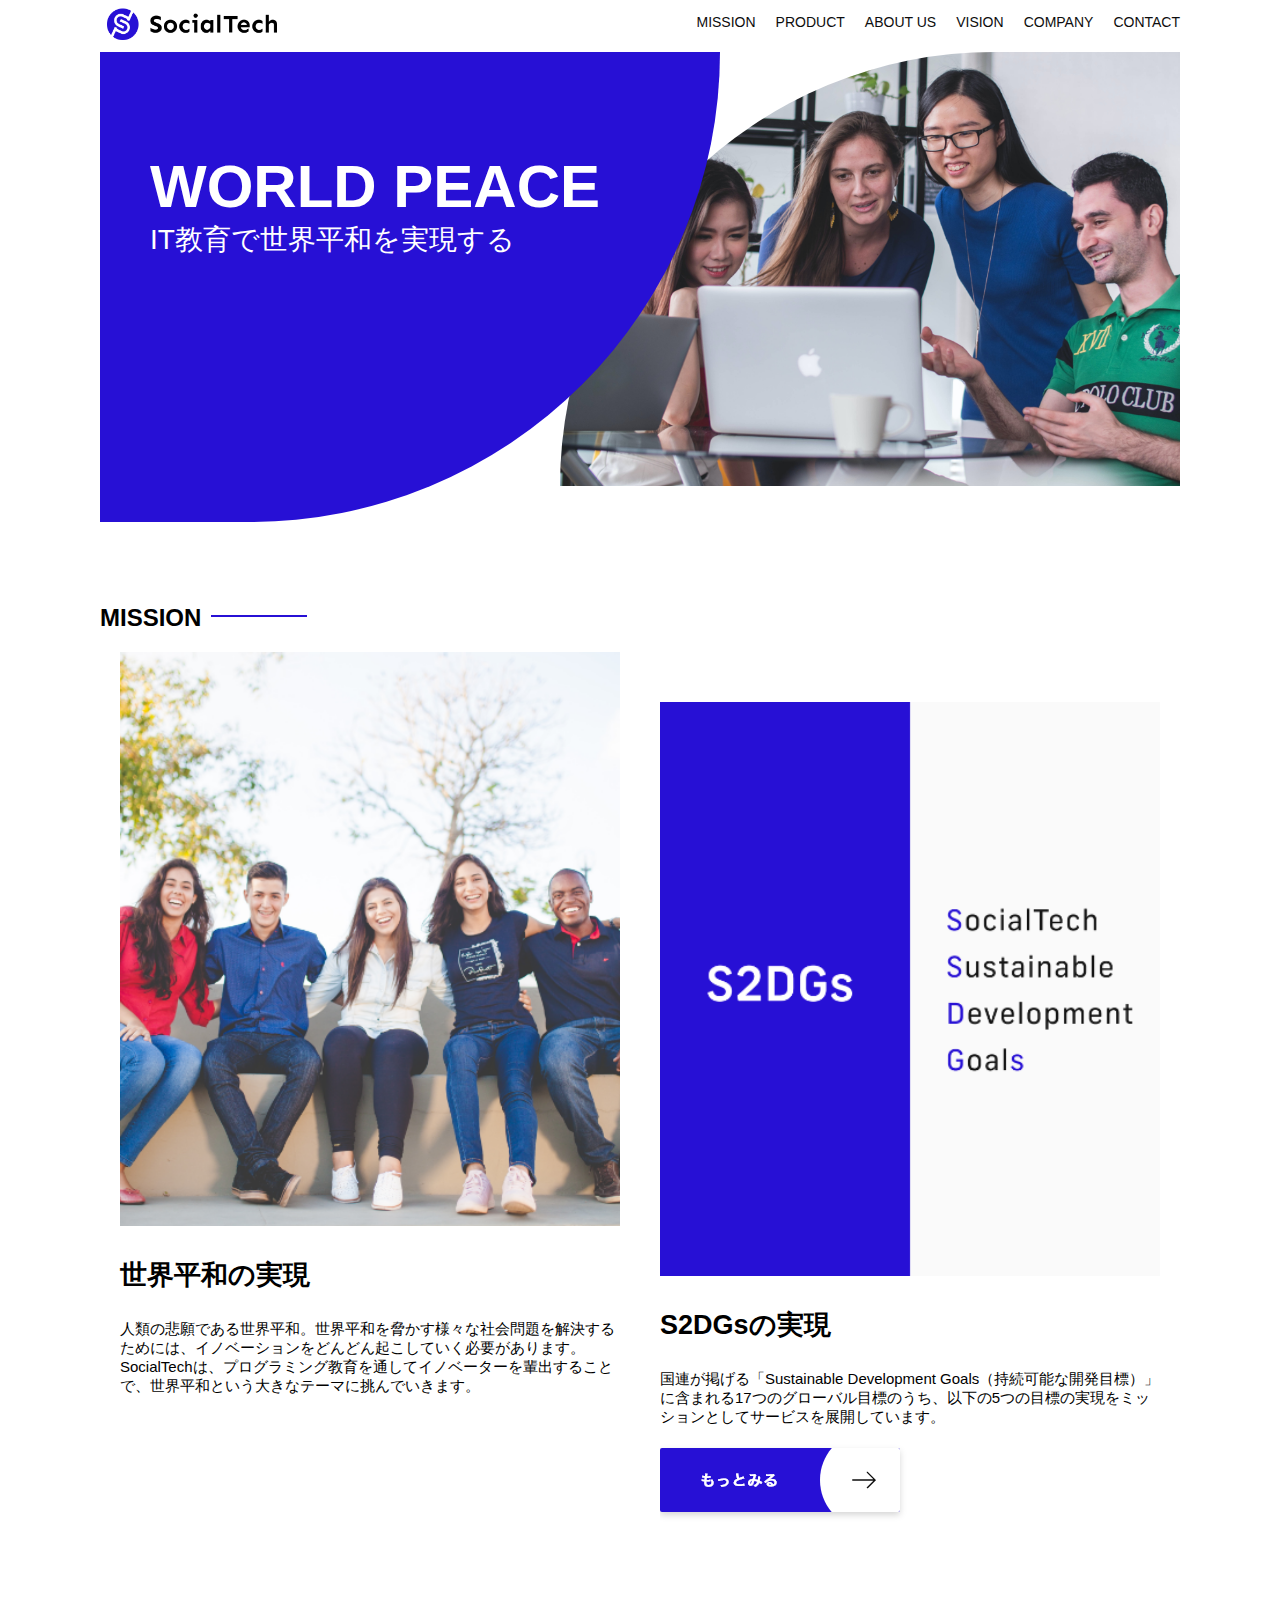
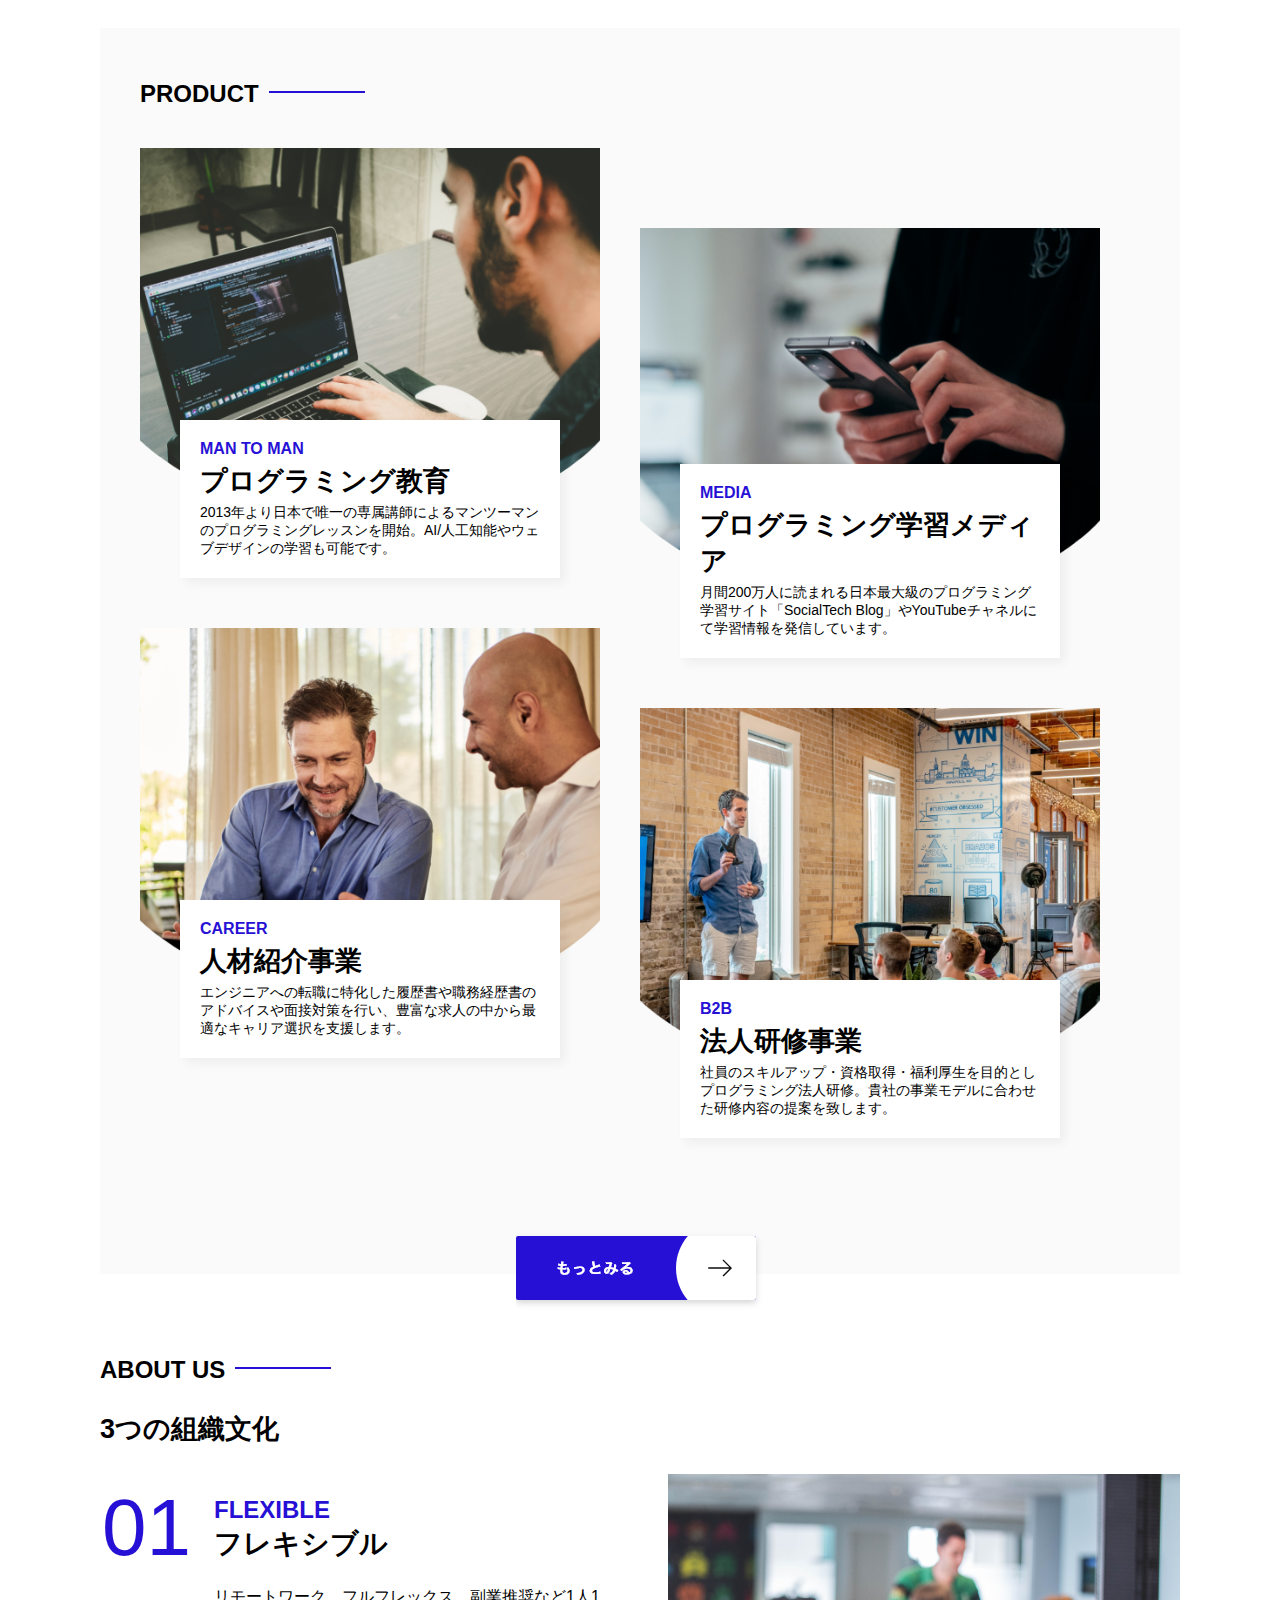
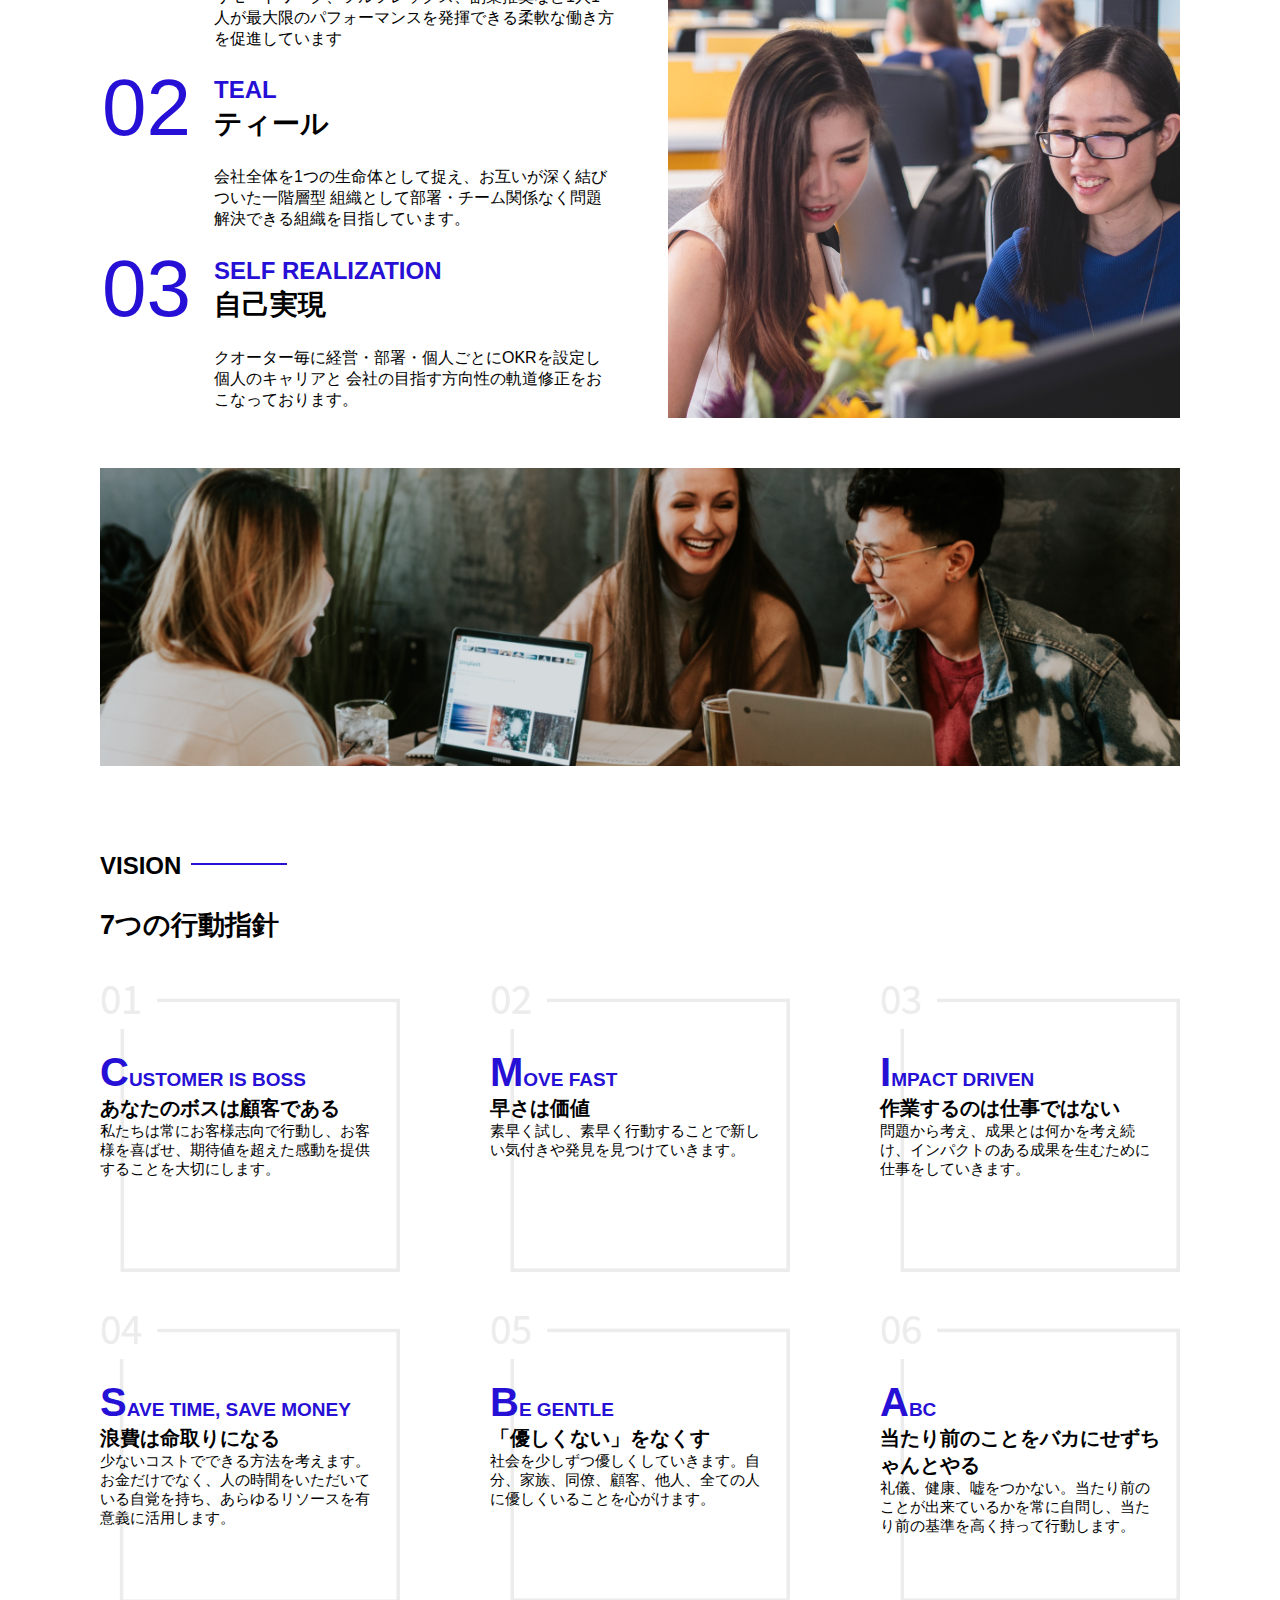
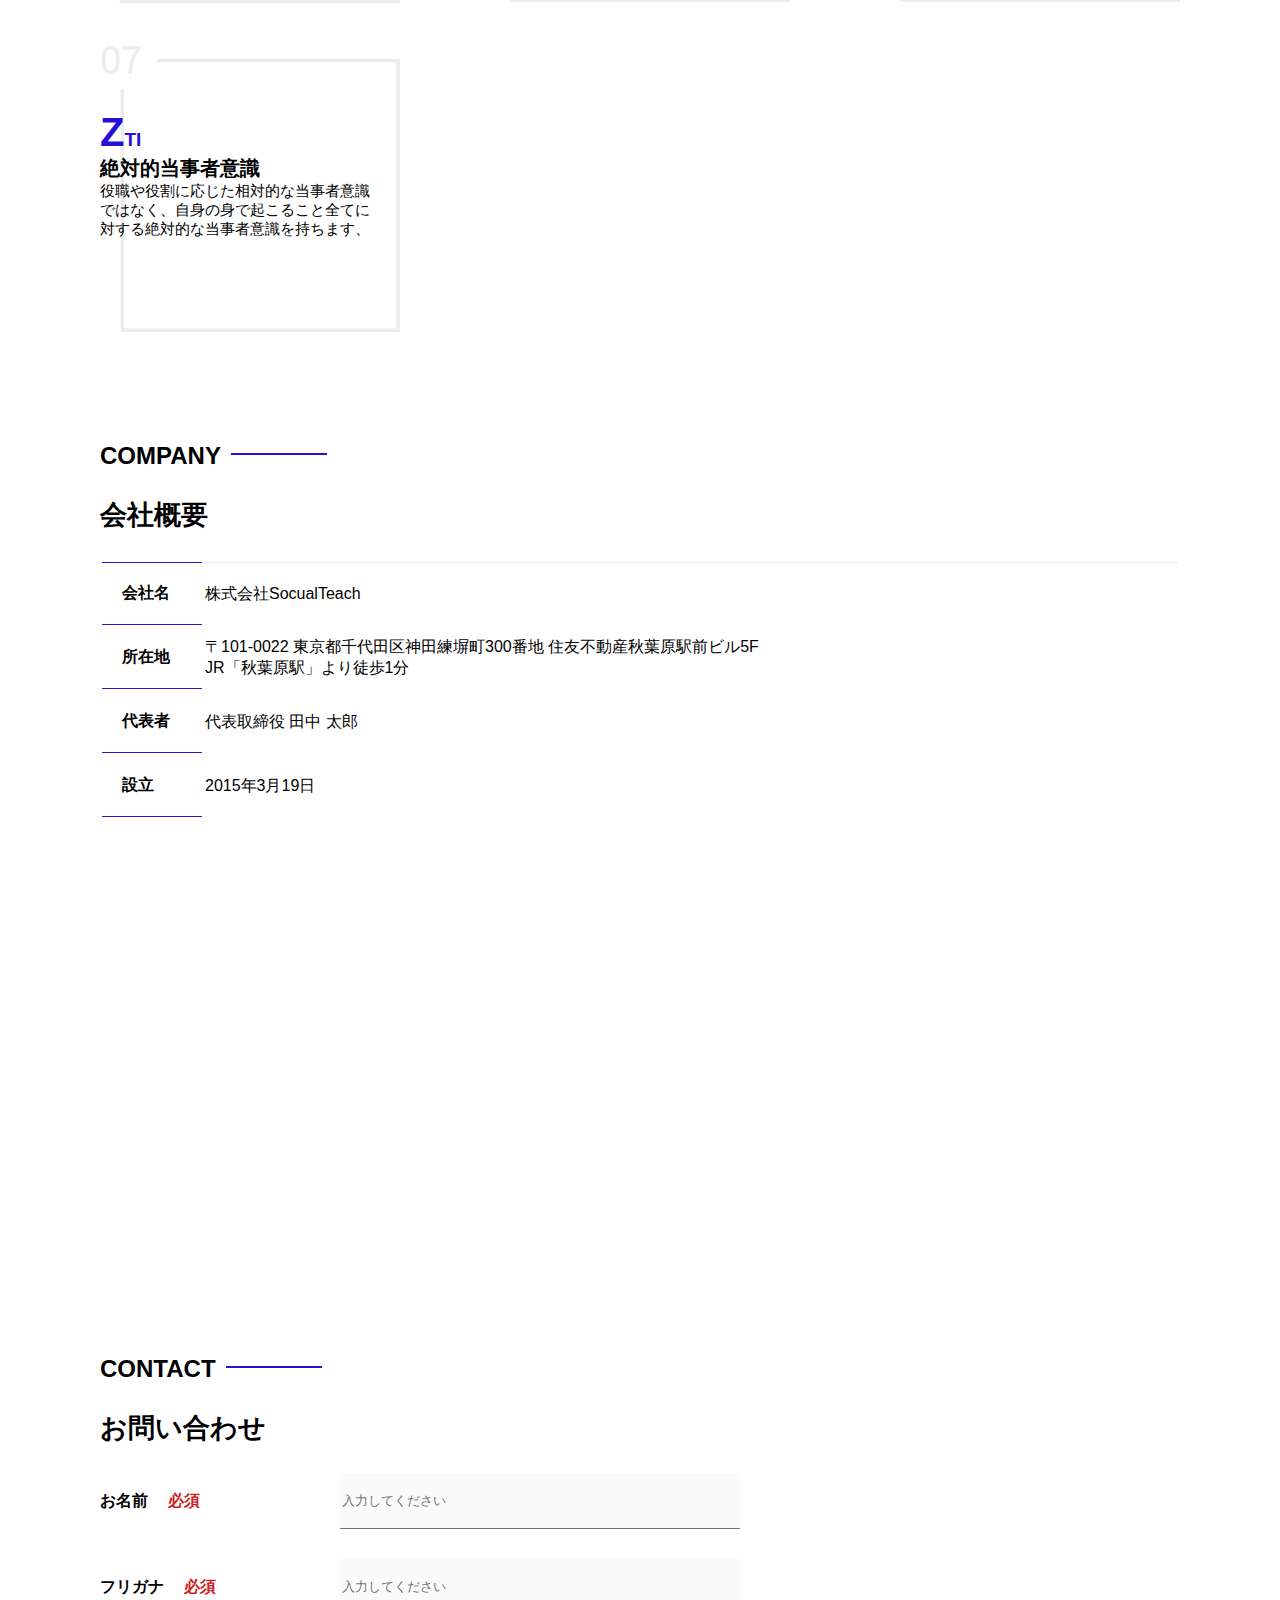
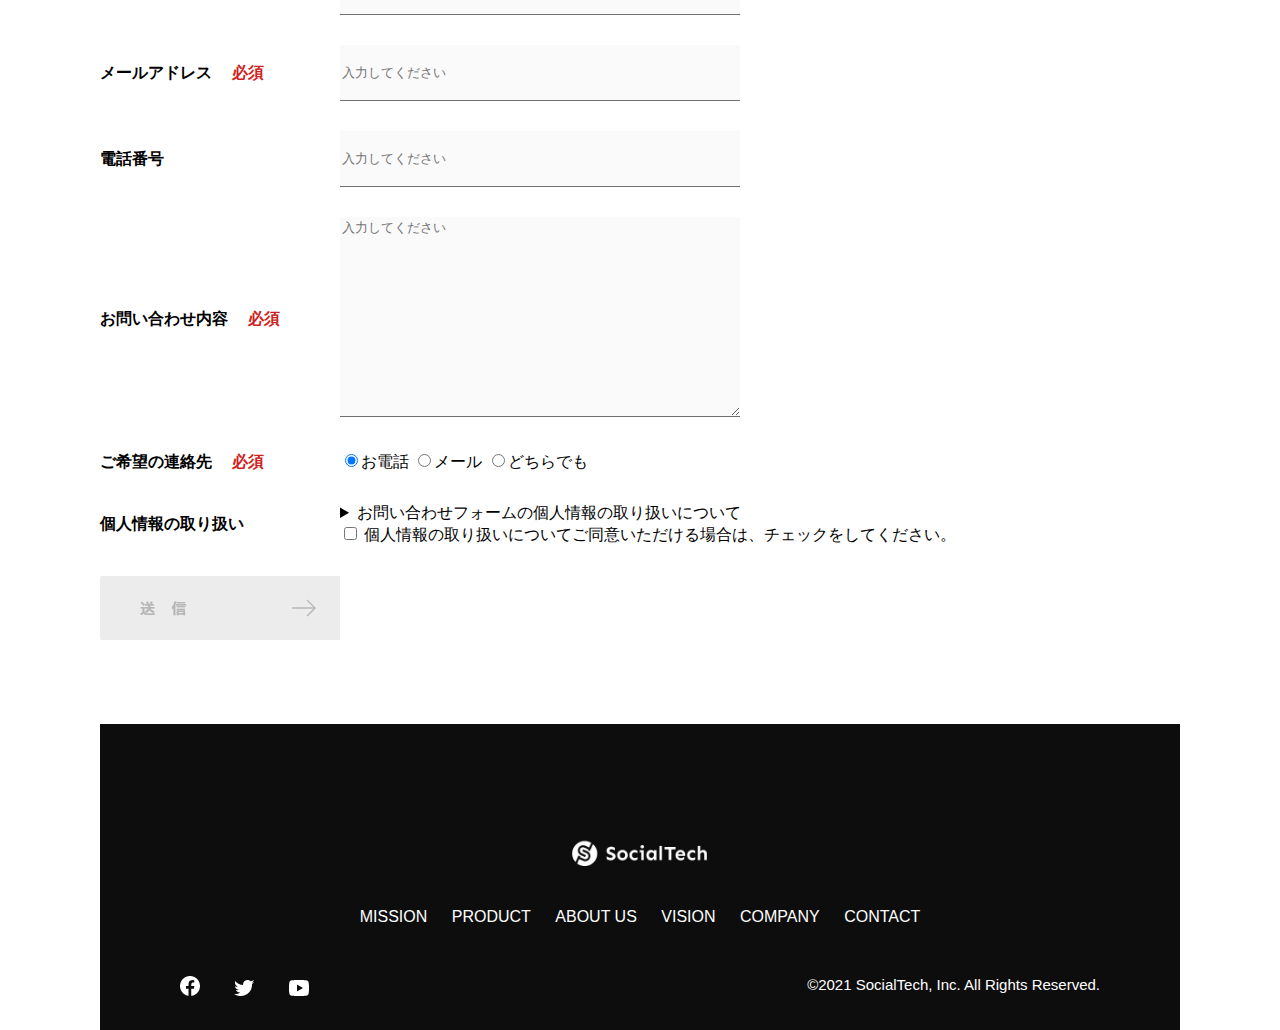
<file: index.html>
<!DOCTYPE html>
<html>
  <head>
    <title>SocialTech</title>
    <meta charset="UTF-8">
    <meta name="description" content="SocialTechはEdTech業界のリーディングカンパニーを目指します。">
    <meta name="viewport" content="width=device-width, initial-scale=1.0">
    <link rel="stylesheet" href="style.css/style.css">
  </head>


  <body>
    <header>
      <a href="index.html" id="logo">
        <img src="images/logo.png" alt="トップページに戻る">
      </a>
      <nav id="nav-pc">
        <ul>
          <li><a href="mission.html">MISSION</a></li>
          <li><a href="product.html">PRODUCT</a></li>
          <li><a href="index.html#aboutus">ABOUT US</a></li>
          <li><a href="index.html#vision">VISION</a></li>
          <li><a href="index.html#compay">COMPANY</a></li>
          <li><a href="index.html#content">CONTACT</a></li>
        </ul>
      </nav>

      <!--スマホ用メニューボタン-->
      <button id="menu-sp" onclick="document.getElementById('nav-sp').style.display = 'block'">
        <img  src="images/button-menu.png" alt="ナビゲーションを開く">
      </button>
       
      <div id="nav-sp">
        <button id="close" onclick="document.getElementById('nav-sp').style.display = 'none'">
          <img src="images/button-close.png" alt="ナビゲーションを閉じる">
        </button>

       <nav>
         <ul>
           <li>
             <a id="logo-sp" href="index.html" onclick="document.getElementById('nav-sp').style.display = 'none'"><img src="images/logo-sp.png" alt="トップページに戻る"></a>
           </li>
           <li><a class="menu" href="mission.html" onclick="document.getElementById('nav-sp').style.display = 'none'">MISSION</a></li>
           <li><a class="menu" href="product.html" onclick="document.getElementById('nav-sp').style.display = 'none'">PRODUCT</a></li>
           <li><a class="menu" href="index.html#aboutus" onclick="document.getElementById('nav-sp').style.display = 'none'">ABOUT US</a></li>
           <li><a class="menu" href="index.html#vision" onclick="document.getElementById('nav-sp').style.display = 'none'">VISION</a></li>
           <li><a class="menu" href="index.html#company" onclick="document.getElementById('nav-sp').style.display = 'none'">COMPANY</a></li>
           <li><a class="menu" href="index.html#contact" onclick="document.getElementById('nav-sp').style.display = 'none'">CONTACT</a></li>
         </ul>
       </nav>
       <div id="sns">
         <a href="https://www.facebook.com/sejuku2013">
           <img src="images/button-facebook.png" alt="Facebookのリンク">
         </a>
         <a href="https://twitter.com/samuraijuku">
           <img src="images/button-twitter.png" alt="Twitterのリンク">
         </a>
         <a href="https://www.youtube.com/channel/UCCFOQO5aDK0xXam4cUQXT8g">
           <img src="images/button-youtube.png" alt="YouTubeのリンク">
         </a>
       </div>
     </div>
    </header>


    <main>
      <article>
        <section id="main-visual">
          <div id="main-message">
            <h1>WORLD PEACE</h1>
            <p>IT教育で世界平和を実現する</p>
          </div>
          <img src="images/index/index-main.png" alt="PCのまあ割に集まる多国籍の仲間たち">
        </section>
        <section id="mission">
          <h2 class="index-h2">MISSION</h2>
          <div id="mission-flex">
            <div>
              <img id="mission-photo" src="images/index/index-mission.png" alt="屋外のベンチで写真を撮影する多国籍の仲間たち">
              <h3>世界平和の実現</h3>
              <p>
                人類の悲願である世界平和。世界平和を脅かす様々な社会問題を解決するためには、イノベーションをどんどん起こしていく必要があります。SocialTechは、プログラミング教育を通してイノベーターを輩出することで、世界平和という大きなテーマに挑んでいきます。
              </p>
            </div>
            <div>
              <img id="s2dgs" src="images/index/s2dgs.png" alt="S2DGs">
              <h3>S2DGsの実現</h3>
              <p>国連が掲げる「Sustainable Development Goals（持続可能な開発目標）」に含まれる17つのグローバル目標のうち、以下の5つの目標の実現をミッションとしてサービスを展開しています。</p>
              <a href="mission.html">
                <img src="images/button-more.png" alt="もっとみる">
              </a>
            </div>
          </div>
        </section>

        <section id="product">
          <h2 class="index-h2">PRODUCT</h2>
          <div class="product-flex">
            <div id="product-left">
              <div>
                <img class="product-photo" src="images/index/index-mantoman.png" alt="PCでコードを書く男性">
                <div class="product-explain">
                  <span>MAN TO MAN</span>
                  <h3>プログラミング教育</h3>
                  <p>2013年より日本で唯一の専属講師によるマンツーマンのプログラミングレッスンを開始。AI/人工知能やウェブデザインの学習も可能です。</p>
                </div>
              </div>
              <div>
                <img class="product-photo" src="images/index/index-career.png" alt="笑顔で話し合う2人の男性">
                <div class="product-explain">
                   <span>CAREER</span>
                   <h3>人材紹介事業</h3>
                   <p>エンジニアへの転職に特化した履歴書や職務経歴書のアドバイスや面接対策を行い、豊富な求人の中から最適なキャリア選択を支援します。</p>
                </div>
              </div>
            </div>

            <div id="product-right">
              <div>
                <img class="product-photo" src="images/index/index-media.png" alt="スマートフォンを操作する人">
                <div class="product-explain">
                  <span>MEDIA</span>
                  <h3>プログラミング学習メディア</h3>
                  <p>月間200万人に読まれる日本最大級のプログラミング学習サイト「SocialTech Blog」やYouTubeチャネルにて学習情報を発信しています。</p>
                </div>
              </div>
              <div>
                <img class="product-photo" src="images/index/index-b2b.png" alt="公演中の男性とそれを聴く人々">
                <div class="product-explain">
                  <span>B2B</span>
                  <h3>法人研修事業</h3>
                  <p>社員のスキルアップ・資格取得・福利厚生を目的としプログラミング法人研修。貴社の事業モデルに合わせた研修内容の提案を致します。</p>
                </div>
              </div>
            </div>
          </div>

          <div id="product-more">
            <a href="product.html">
              <img src="images/button-more.png" alt="もっとみる">
            </a>
          </div>
        </section>


        <section id="aboutus">
          <h2 class="index-h2">ABOUT US</h2>
          <h3>3つの組織文化</h3>
          <div>
            <table class="culture-table">
              <tr>
                <td class="culture-num">01</td>
                <th><span class="culture-en">FLEXIBLE</span><br>フレキシブル</th>
              </tr>
              <tr>
                <td></td>
                <td class="culture=description">リモートワーク、フルフレックス、副業推奨など1人1人が最大限のパフォーマンスを発揮できる柔軟な働き方を促進しています</td>
              </tr>
              <tr>
                <td class="culture-num">02</td>
                <th><span class="culture-en">TEAL</span><br>ティール</th>
              </tr>
              <tr>
                <td></td>
                <td class="culture-description">会社全体を1つの生命体として捉え、お互いが深く結びついた一階層型 組織として部署・チーム関係なく問題解決できる組織を目指しています。</td>
              </tr>
              <tr>
                <td class="culture-num">03</td>
                <th><span class="culture-en">SELF REALIZATION</span><br>自己実現</th>
              </tr>
              <tr>
                <td></td>
                <td class="culture-description">クオーター毎に経営・部署・個人ごとにOKRを設定し個人のキャリアと 会社の目指す方向性の軌道修正をおこなっております。</td>
              </tr>
            </table>
            <img class="culture-img" src="images/index/index-aboutus1.png" alt="笑顔で話し合う2人の女性">
          </div>
          <img class="culture-img2" src="images/index/index-aboutus2.png" alt="笑顔で話し合う3人の男女">
        </section>


        <section id="vision">
          <h2 class="index-h2">VISION</h2>
          <h3>7つの行動指針</h3>
          <div>
            <div class="vision-box">
              <img src="images/index/vision-01.png">
              <div>
                <h4>CUSTOMER IS BOSS</h4>
                <h5>あなたのボスは顧客である</h5>
                <p>私たちは常にお客様志向で行動し、お客様を喜ばせ、期待値を超えた感動を提供することを大切にします。</p>
              </div>
            </div>
            <div class="vision-box">
              <img src="images/index/vision-02.png" alt="02">
              <div>
                <h4>MOVE FAST</h4>
                <h5>早さは価値</h5>
                <p>素早く試し、素早く行動することで新しい気付きや発見を見つけていきます。</p>
              </div>
            </div>
            <div class="vision-box">
              <img src="images/index/vision-03.png" alt="03">
              <div>
                <h4>IMPACT DRIVEN</h4>
                <h5>作業するのは仕事ではない</h5>
                <p>問題から考え、成果とは何かを考え続け、インパクトのある成果を生むために仕事をしていきます。</p>
              </div>
            </div>
          <div class="vision-box">
            <img src="images/index/vision-04.png" alt="04">
            <div>
              <h4>SAVE TIME, SAVE MONEY</h4>
              <h5>浪費は命取りになる</h5>
              <p>少ないコストでできる方法を考えます。お金だけでなく、人の時間をいただいている自覚を持ち、あらゆるリソースを有意義に活用します。</p>
            </div>
          </div>
          <div class="vision-box">
            <img src="images/index/vision-05.png" alt="05">
           <div>
            <h4>BE GENTLE</h4>
            <h5>「優しくない」をなくす</h5>
            <p>社会を少しずつ優しくしていきます。自分、家族、同僚、顧客、他人、全ての人に優しくいることを心がけます。</p>
           </div>
          </div>
          <div class="vision-box">
            <img src="images/index/vision-06.png" alt="06">
            <div>
              <h4>ABC</h4>
              <h5>当たり前のことをバカにせずちゃんとやる</h5>
              <p>礼儀、健康、嘘をつかない。当たり前のことが出来ているかを常に自問し、当たり前の基準を高く持って行動します。</p>
            </div>
          </div>
          <div class="vision-box">
            <img src="images/index/vision-07.png" alt="07">
            <div>
              <h4>ZTI</h4>
              <h5>絶対的当事者意識</h5>
              <p>役職や役割に応じた相対的な当事者意識ではなく、自身の身で起こること全てに対する絶対的な当事者意識を持ちます、</p>
            </div>
          </div>
        </div>
        </section>


        <section id="cpmpany">
          <h2 class="index-h2">COMPANY</h2>
          <h3>会社概要</h3>
          <table id="company-table">
            <tr>
              <th class="tableheader tableheader-first">会社名</th>
              <td class="cell cell-first">株式会社SocualTeach</td>
            </tr>
            <tr>
              <th class="tableheader">所在地</th>
              <td class="cell">〒101-0022 東京都千代田区神田練塀町300番地 住友不動産秋葉原駅前ビル5F<br>JR「秋葉原駅」より徒歩1分</td>
            </tr>
            <tr>
              <th class="tableheader">代表者</th>
              <td class="cell">代表取締役 田中 太郎</td>
            </tr>
            <tr>
              <th class="tableheader">設立</th>
              <td class="cell">2015年3月19日</td>
            </tr>
          </table>
        <iframe
          src="https://www.google.com/maps/embed?pb=!1m18!1m12!1m3!1d3240.060393772694!2d139.7747129!3d35.7001314!2m3!1f0!2f0!3f0!3m2!1i1024!2i768!4f13.1!3m3!1m2!1s0x60188ea7ba1a054d%3A0x81605e8b12064e47!2z44CSMTAxLTAwMjIg5p2x5Lqs6YO95Y2D5Luj55Sw5Yy656We55Sw57e05aGA55S6MzAw55Wq5Zyw!5e0!3m2!1sja!2sjp!4v1729585528003!5m2!1sja!2sjp" width="600" height="450" style="border:0;" allowfullscreen="" loading="lazy" referrerpolicy="no-referrer-when-downgrade"
          style="border: 0" allowfullscreen="" loading="lazy">
        </iframe>   
         </section>

        <section id="contact">
          <h2 class="index-h2">CONTACT</h2>
          <h3>お問い合わせ</h3>
          <form>
            <div>
              <div class="contact-heading">
                <label class="contact-label">お名前<span class="contact-span">必須</span></label>
              </div>
              <div>
                <input type="text" name="name" placeholder="入力してください" class="contact-textbox">
              </div>
            </div>
            <div>
              <div class="contact-heading">
                <label class="contact-label">フリガナ<span class="contact-span">必須</span></label>
              </div>
              <div>
                <input type="text" name="hurigana" placeholder="入力してください" class="contact-textbox">
              </div>
            </div>
            <div>
              <div class="contact-heading">
                <label class="contact-label">メールアドレス<span class="contact-span">必須</span></label>
              </div>
              <div>
                <input type="text" name="email" placeholder="入力してください" class="contact-textbox">
              </div>
            </div>
            <div>
              <div class="contact-heading">
                <label class="contact-label">電話番号</label>
              </div>
              <div>
                <input type="text" name="tel" placeholder="入力してください" class="contact-textbox">
              </div>
            </div>
            <div>
              <div class="contact-heading">
                <label class="contact-label">お問い合わせ内容<span class="contact-span">必須</span></label>
              </div>
              <div>
                <textarea class="contact-textarea" placeholder="入力してください" name="message"></textarea>
              </div>
            </div>
            <div>
              <div class="contact-heading">
                <label class="contact-label">ご希望の連絡先<span class="contact-span">必須</span></label>
              </div>
              <div>
                <input class="radiobutton" type="radio" value="tel" name="contact" checked><label>お電話</label>
                <input class="radiobutton" type="radio" value="mail" name="contact"><label>メール</label>
                <input class="radiobutton" type="radio" value="both" name="contact"><label>どちらでも</label>
              </div>
            </div>
            <div>
              <div class="contact-heading">
                <label class="contact-label">個人情報の取り扱い</label>
              </div>
              <div>
                <details>
                  <summary>お問い合わせフォームの個人情報の取り扱いについて</summary>
                  <div>
                    <dl>
                      <dt>1.組織の名称又は氏名</dt>
                      <dd>株式会社SocialTech</dd>
                      <dt>2.個人情報保護管理者（若しくはその代理人）の氏名又は職名、所属及び連絡先</dt>
                      <dd>
                        <p>鈴木 一郎 コーポレート部</p>
                        <p>メールアドレス:samurai@example.com</p>
                        <p>TEL:03-1234-5678</p>
                      </dd>
                      <dt>3.個人情報の利用目的</dt>
                      <dd>
                        <ul>
                          <li>本サービス及び本サービスに関連する情報の提供又はそれらに関する連絡のため</li>
                          <li>ユーザーの本人確認のため</li>
                          <li>当社サービスのご案内のため</li>
                          <li>当社の商品等の広告または宣伝（電子メールによるものを含むものとします。）</li>
                        </ul>
                      </dd>
                      <dt>４．個人情報の取り扱い業務の委託</dt>
                      <dd>個人情報の取扱業務の全部または一部を外部に業務委託する場合があります。その際、弊社は、個人情報を適切に保護できる管理体制を敷き実行していることを条件として委託先を厳選したうえで、機密保持契約を委託先と締結し、お客様の個人情報を厳密に管理させます。</dd>
                      <dt>５．個人情報の開示等の請求</dt>
                      <dd>
                        お客様は、弊社に対してご自身の個人情報の開示等（利用目的の通知、開示、内容の訂正・追加・削除、利用の停止または消去、第三者への提供の停止）に関して、当社問合わせ窓口に申し出ることができます。<br>
                        その際、弊社はお客様ご本人を確認させていただいたうえで、合理的な期間内に対応いたします。<br>
                        なお、個人情報に関する弊社問合わせ先は、次の通りです。                      
                      </dd>
                      <dd>
                        <p>株式会社SocialTech 個人情報問合せ窓口</p>
                        <p>〒150-0043 東京都千代田区神田練塀町300番地 住友不動産秋葉原駅前ビル5F</p>
                        <p>メールアドレス:samurai@example.com TEL:03-1234-5678</p>
                      </dd>

                      <dt>６．個人情報を提供されることの任意性について</dt>
                      <dd>お客様がご自身の個人情報を弊社に提供されるか否かは、お客様のご判断によりますが、もしご提供されない場合には、適切なサービスが提供できない場合がありますので予めご了承ください。</dd>
                    </dl>
                  </div>
                </details>
                <input type="checkbox" name="agree">
                <span>個人情報の取り扱いについてご同意いただける場合は、チェックをしてください。</span>
              </div>
            </div>
            <input type="image" src="images/button-submit.png" alt="送信する">
          </form>
        </section>
      </article>
    </main>

    <footer>
      <div id="footer-logo">
        <img src="images/logo-sp.png" alt="SocialTech">
      </div>
      <div id="footer-link">
        <a href="mission.html">MISSION</a>
        <a href="product.html">PRODUCT</a>
        <a href="index.html#aboutus">ABOUT US</a>
        <a href="index.html#vision">VISION</a>
        <a href="index.html#company">COMPANY</a>
        <a href="index.html#contact">CONTACT</a>
      </div>
      <div id="sns-footer">
        <div class="sns-btns">
          <a href="https://www.facebook.com/sejuku2013"><img src="images/button-facebook.png" alt="Facebookのリンク"></a>
          <a href="https://twitter.com/samuraijuku"><img src="images/button-twitter.png" alt="Twitterのリンク"></a>
          <a href="https://www.youtube.com/channel/UCCFOQO5aDK0xXam4cUQXT8g"><img src="images/button-youtube.png" alt="YouTubeのリンク"></a>
        </div>
        <p id="copyright">&copy;2021 SocialTech, Inc. All Rights Reserved.</p>
      </div>
    </footer>

  </body>
</html>
</file>
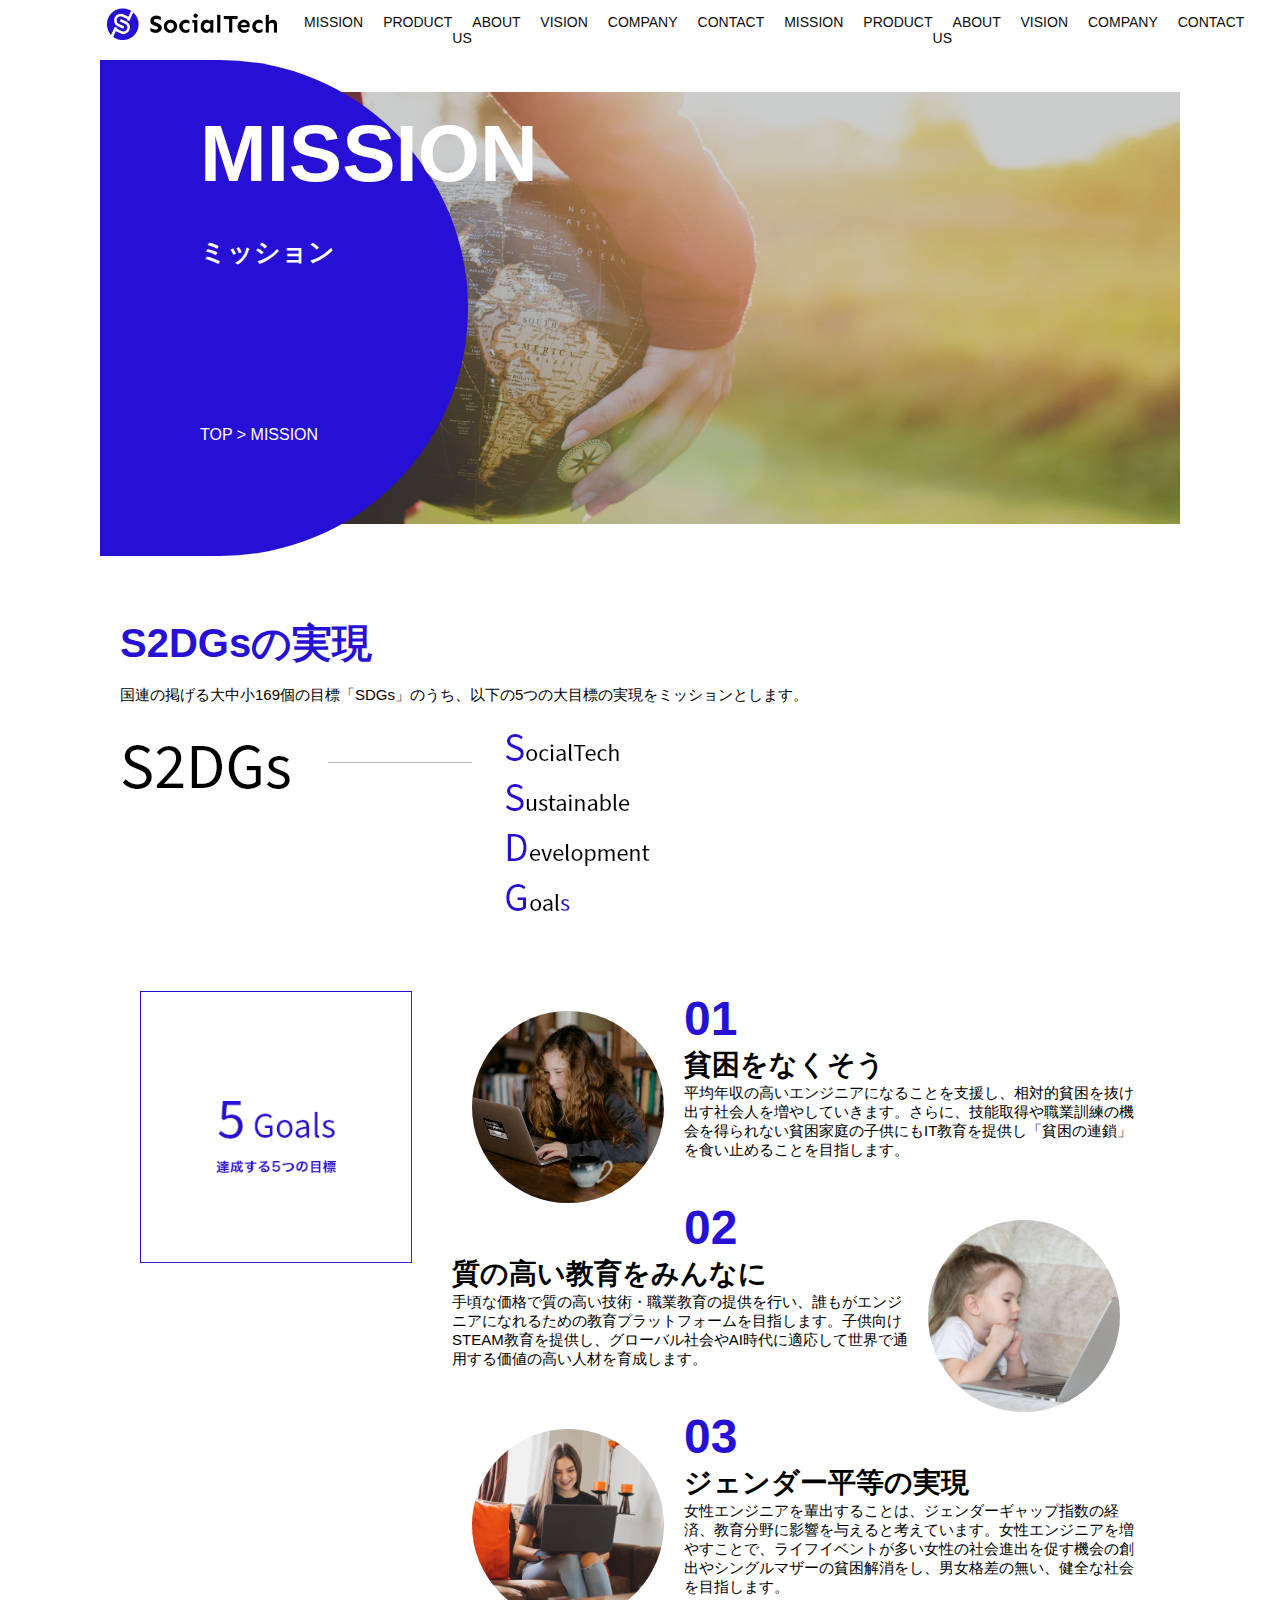
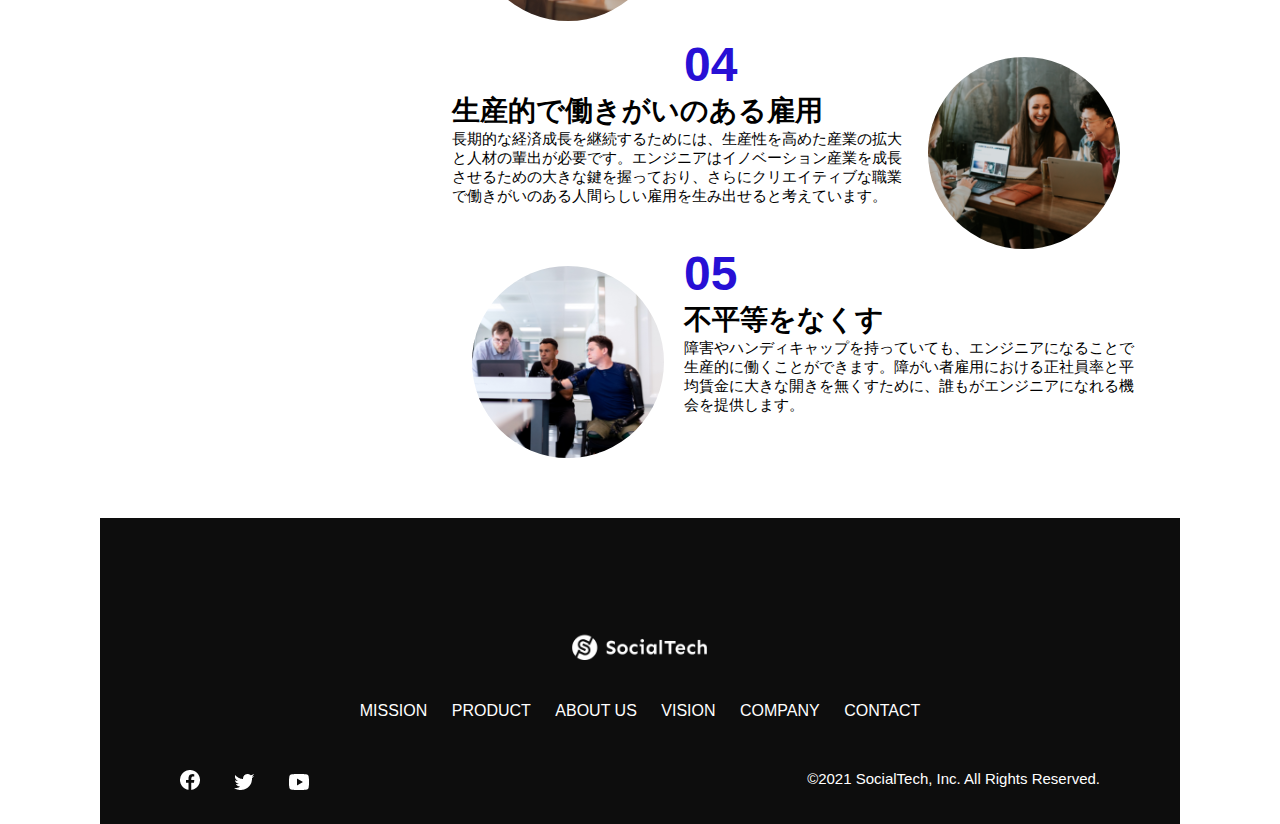
<file: mission.html>
<!DOCTYPE html>
<html>
  <head>
    <title>SocialTech - MISSION ミッション -</title>
    <meta charset="UTF-8">
    <meta name="description" content="SocialTechが目指す5つの目標（S2DGs）を紹介します">
    <meta name="viewport" content="width=device-width", initial-scale="1.0">
    <link rel="stylesheet" href="style.css/style.css">
  </head>

  <body>
    <header>
      <a href="index.html" id="logo">
        <img src="images/logo.png" alt="トップページに戻る">
      </a>

      <nav id="nav-pc">
        <ul>
          <li><a href="mission.html">MISSION</a></li>
          <li><a href="product.html">PRODUCT</a></li>
          <li><a href="index.html#aboutus">ABOUT US</a></li>
          <li><a href="index.html#vision">VISION</a></li>
          <li><a href="index.html#company">COMPANY</a></li>
          <li><a href="index.html#contact">CONTACT</a></li>
        </ul>
      </nav>

      <!--PC用ナビゲーション-->
      <nav id="nav-pc">
        <ul>
          <li><a href="mission.html">MISSION</a></li>
          <li><a href="product.html">PRODUCT</a></li>
          <li><a href="index.html#aboutus">ABOUT US</a></li>
          <li><a href="index.html#vision">VISION</a></li>
          <li><a href="index.html#company">COMPANY</a></li>
          <li><a href="index.html#contact">CONTACT</a></li>
        </ul>
       </nav>

      <!--スマホ用メニューボタン-->
      <button id="menu-sp" onclick="document.getElementById('nav-sp').style.display = 'block'">
        <img src="images/button-menu.png " alt="ナビゲーションに戻る">
      </button>

      <!--スマホ用ナビゲーション-->
      <div id="nav-sp">
        <button id="close" onclick="document.getElementById('nav-sp').style.display = 'none'">
          <img src="images/button-close.png" alt="ナビゲーションを閉じる">
        </button>

        <nav>
          <ul>
            <li>
              <a id="logo-sp" href="mission.html" onclick="document.getElementById('nav-sp').style.display = 'none'"><img src="images/logo-sp.png" alt="トップページに戻る"></a>
            </li>
            <li><a class="menu" href="mission.html" onclick="document.getElementById('nav-sp').style.display = 'none'">MISSION</a></li>
            <li><a class="menu" href="product.html" onclick="document.getElementById('nav-sp').style.display = 'none'">PRODUCT</a></li>
            <li><a class="menu" href="index.html#aboutus" onclick="document.getElementById('nav-sp').style.display = 'none'">ABOUT US</a></li>
            <li><a class="menu" href="index.html#vision" onclick="document.getElementById('nav-sp').style.display = 'none'">VISION</a></li>
            <li><a class="menu" href="index.html#company" onclick="document.getElementById('nav-sp').style.display = 'none'">COMPANY</a></li>
            <li><a class="menu" href="index.html#contact" onclick="document.getElementById('nav-sp').style.display = 'none'">CONTACT</a></li>
          </ul>
        </nav>
        <div id="sns">
          <a href="https://www.facebook.com/sejuku2013">
            <img src="images/button-facebook.png" alt="Facebookのリンク">
          </a>
          <a href="https://twitter.com/samuraijuku">
            <img src="images/button-twitter.png" alt="Twitterのリンク">
          </a>
          <a href="https://www.youtube.com/channel/UCCFOQO5aDK0xXam4cUQXT8g">
            <img src="images/button-youtube.png" alt="YouTubeのリンク">
          </a>
        </div>
      </div>
    </header>

    <main>
      <article>
        <section id="mission-main">
        <div class="mission-main-inner">
          <div id="mission-title">
            <h1>MISSION<br><span>ミッション</span></h1>
            <p>TOP > MISSION</p>
          </div>
        </div>
      </section>

      <section id="mission-s2dgs">
        <h2 class="mission-h2">S2DGsの実現</h2>
        <p>国連の掲げる大中小169個の目標「SDGs」のうち、以下の5つの大目標の実現をミッションとします。</p>
             <img src="images/mission/mission-s2dgs.png" alt="S2DGs">
      </section>

      <section id="mission-five-goals">
        <div class="five-goals-image">
          <img src="images/mission/mission-5goals.png" alt="5Goals">
        </div>
        <div class="five-goals-read">
          <div>
           <img class="fivegoals-image-left" src="images/mission/mission-5goals01.png" alt="PCを操作する女の子">
           <span class="fivegoals-number">01</span>
           <h3 class="fivegoals-h3">貧困をなくそう</h3>
           <p class="fivegoals-p">平均年収の高いエンジニアになることを支援し、相対的貧困を抜け出す社会人を増やしていきます。さらに、技能取得や職業訓練の機会を得られない貧困家庭の子供にもIT教育を提供し「貧困の連鎖」を食い止めることを目指します。</p>
          </div>
          <div>
            <img class="fivegoals-image-right" src="images/mission/mission-5goals02.png" alt="PCを見つめる小さい女の子">
            <span class="fivegoals-number">02</span>
            <h3 class="fivegoals-h3">質の高い教育をみんなに</h3>
            <p class="fivegoals-p">手頃な価格で質の高い技術・職業教育の提供を行い、誰もがエンジニアになれるための教育プラットフォームを目指します。子供向けSTEAM教育を提供し、グローバル社会やAI時代に適応して世界で通用する価値の高い人材を育成します。</p>
          </div>
          <div>
            <img class="fivegoals-image-left" src="images/mission/mission-5goals03.png" alt="PCを操作する女性">

            <span class="fivegoals-number">03</span>
            <h3 class="fivegoals-h3">ジェンダー平等の実現</h3>
            <p class="fivegoals-p">女性エンジニアを輩出することは、ジェンダーギャップ指数の経済、教育分野に影響を与えると考えています。女性エンジニアを増やすことで、ライフイベントが多い女性の社会進出を促す機会の創出やシングルマザーの貧困解消をし、男女格差の無い、健全な社会を目指します。</p>
          </div>
          <div>
            <img class="fivegoals-image-right" src="images/mission/mission-5goals04.png" alt="笑顔で話し合う3人の男女">
            <span class="fivegoals-number">04</span>
            <h3 class="fivegoals-h3">生産的で働きがいのある雇用</h3>
            <p class="fivegoals-p">長期的な経済成長を継続するためには、生産性を高めた産業の拡大と人材の輩出が必要です。エンジニアはイノベーション産業を成長させるための大きな鍵を握っており、さらにクリエイティブな職業で働きがいのある人間らしい雇用を生み出せると考えています。</p>
          </div>
          <div>
            <img class="fivegoals-image-left" src="images/mission/mission-5goals05.png" alt="障害を持つ男性が生き生きと働く様子">
            <span class="fivegoals-number">05</span>
            <h3 class="fivegoals-h3">不平等をなくす</h3>
            <p class="fivegoals-p">障害やハンディキャップを持っていても、エンジニアになることで生産的に働くことができます。障がい者雇用における正社員率と平均賃金に大きな開きを無くすために、誰もがエンジニアになれる機会を提供します。</p>
          </div>
        </div>
      </section>

    </article>
    </main>

    <footer>
      <div id="footer-logo">
        <img src="images/logo-sp.png" alt="SocialTech">
      </div>
      <div id="footer-link">
        <a href="mission.html">MISSION</a>
        <a href="product.html">PRODUCT</a>
        <a href="index.html#aboutus">ABOUT US</a>
        <a href="index.html#vision">VISION</a>
        <a href="index.html#company">COMPANY</a>
        <a href="index.html#contact">CONTACT</a>
      </div>
      <div id="sns-footer">
        <div class="sns-btns">
          <a href="https://www.facebook.com/sejuku2013"><img src="images/button-facebook.png" alt="Facebookのリンク"></a>
          <a href="https://twitter.com/samuraijuku"><img src="images/button-twitter.png" alt="Twitterのリンク"></a>
          <a href="https://www.youtube.com/channel/UCCFOQO5aDK0xXam4cUQXT8g"><img src="images/button-youtube.png" alt="YouTubeのリンク"></a>
        </div>
        <p id="copyright">&copy;2021 SocialTech, Inc. All Rights Reserved.</p>
      </div>

    </footer>


  </body>
</html>
</file>
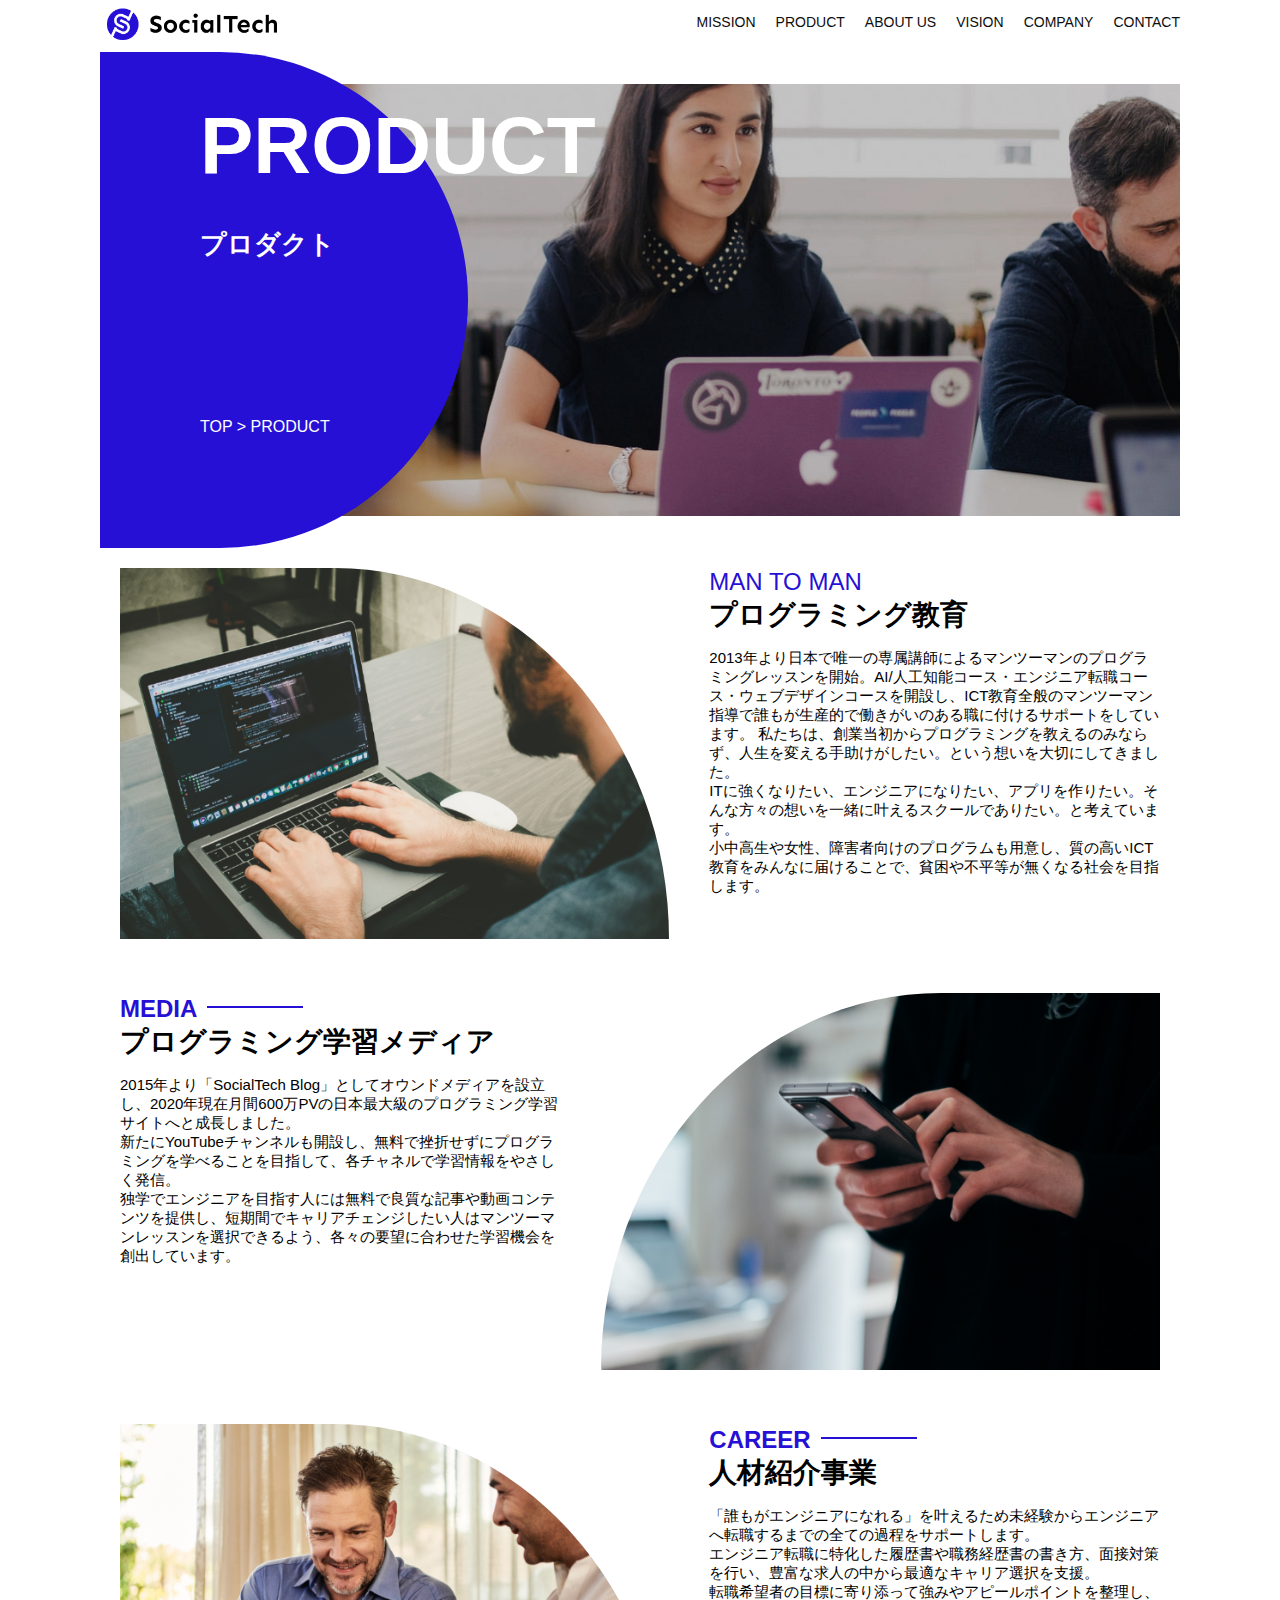
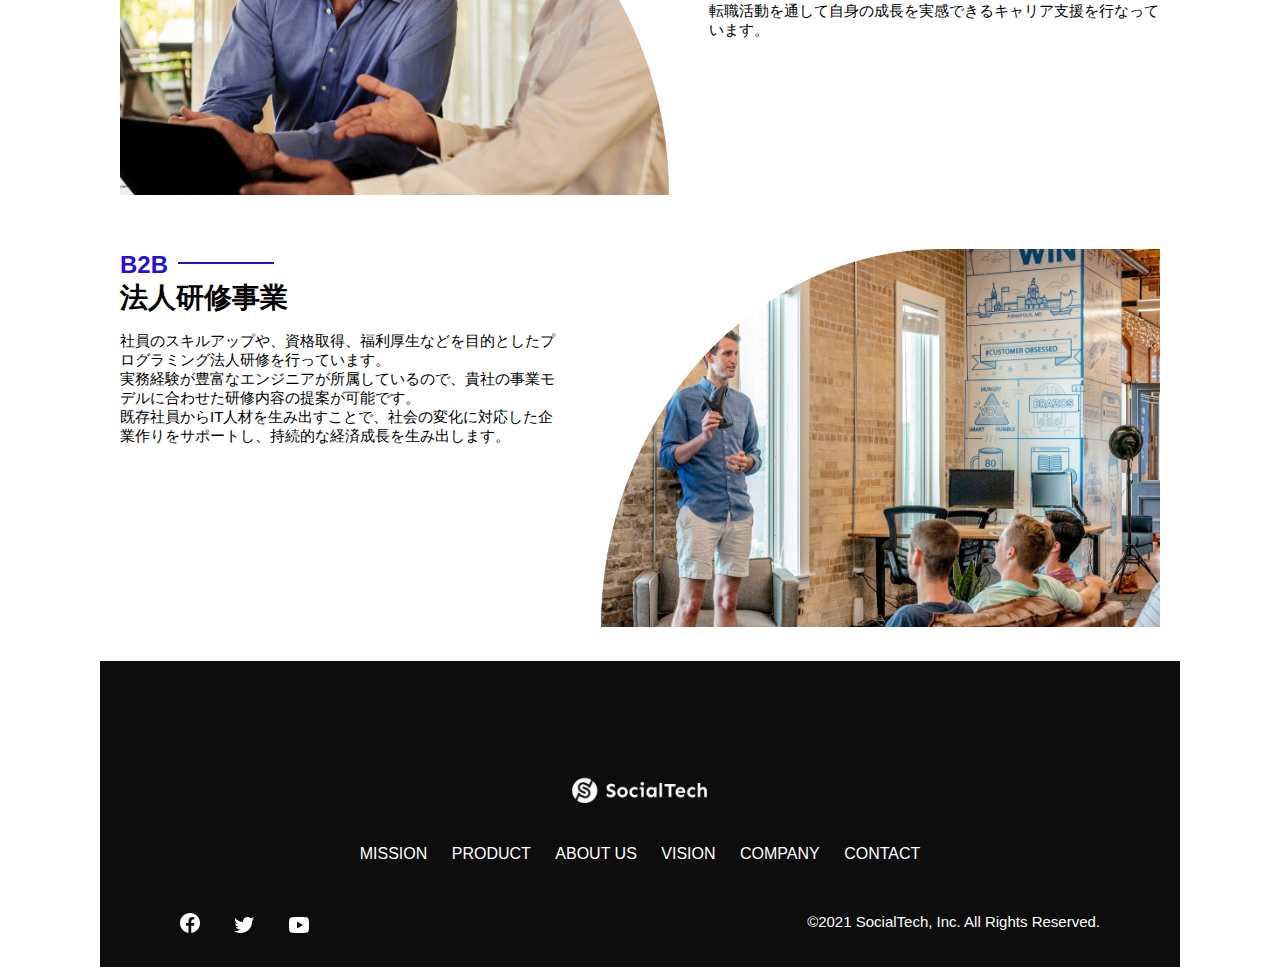
<file: product.html>
<!DOCTYPE html>
<html>
  <head>
    <title>SocialTech -PRODUCT プロダクト-</title>
    <meta charset="utf-8">
    <meta name="description" content="SocialTechの4つのプロダクトを紹介します">
    <meta name="viewport" content="width=device-width, initial-scale=1.0">
    <link rel="stylesheet" href="style.css/style.css">
  </head>

  <body>
    <header>
      <a href="index.html" id="logo">
        <img src="images/logo.png" alt="トップページに戻る">
      </a>

      <!-- PC用ナビゲーション -->
      <nav id="nav-pc">
        <ul>
          <li><a href="mission.html">MISSION</a></li>
          <li><a href="product.html">PRODUCT</a></li>
          <li><a href="index.html#aboutus">ABOUT US</a></li>
          <li><a href="index.html#vision">VISION</a></li>
          <li><a href="index.html#company">COMPANY</a></li>
          <li><a href="index.html#contact">CONTACT</a></li>
        </ul>
      </nav>

      <!-- スマホ用メニューボタン -->
      <button id="menu-sp" onclick="document.getElementById('nav-sp').style.display = 'block'">
        <img src="images/button-menu.png" alt="ナビゲーションを開く">
      </button>

      <!-- スマホ用ナビゲーション -->
      <div id="nav-sp">
        <button id="close" onclick="document.getElementById('nav-sp').style.display = 'none'">
          <img src="images/button-close.png" alt="ナビゲーションを閉じる">
        </button>

        <nav>
          <ul>
            <li>
              <a id="logo-sp" href="index.html" onclick="document.getElementById('nav-sp').style.display = 'none'"><img src="images/logo-sp.png" alt="トップページに戻る"></a>
            </li>
            <li><a class="menu" href="mission.html" onclick="document.getElementById('nav-sp').style.display = 'none'">MISSION</a></li>
            <li><a class="menu" href="product.html" onclick="document.getElementById('nav-sp').style.display = 'none'">PRODUCT</a></li>
            <li><a class="menu" href="index.html#aboutus" onclick="document.getElementById('nav-sp').style.display = 'none'">ABOUT US</a></li>
            <li><a class="menu" href="index.html#vision" onclick="document.getElementById('nav-sp').style.display = 'none'">VISION</a></li>
            <li><a class="menu" href="index.html#company" onclick="document.getElementById('nav-sp').style.display = 'none'">COMPANY</a></li>
            <li><a class="menu" href="index.html#contact" onclick="document.getElementById('nav-sp').style.display = 'none'">CONTACT</a></li>
          </ul>
        </nav>
        <div id="sns">
          <a href="https://www.facebook.com/sejuku2013">
            <img src="images/button-facebook.png" alt="Facebookのリンク">
          </a>
          <a href="https://twitter.com/samuraijuku">
            <img src="images/button-twitter.png" alt="Twitterのリンク">
          </a>
          <a href="https://www.youtube.com/channel/UCCFOQO5aDK0xXam4cUQXT8g">
            <img src="images/button-youtube.png" alt="YouTubeのリンク">
          </a>
        </div>
      </div>
    </header>

    <main>
      <article>
        <section id="product-main">
          <div class="product-main-inner">
            <div id="product-title">
              <h1>PRODUCT<br><span>プロダクト</span></h1>
              <p>TOP > PRODUCT</p>
            </div>
          </div>
        </section>

        <section class="product-section product-section-left">
          <div class="product-section-img">
            <img src="images/product/product-mantoman.png" alt="PCでコードを書く男性">
          </div>
          <div class="product-read">
            <h2v class="product-h2">MAN TO MAN</h2v>
            <h3 class="product-h3">プログラミング教育</h3>
            <p>
              2013年より日本で唯一の専属講師によるマンツーマンのプログラミングレッスンを開始。AI/人工知能コース・エンジニア転職コース・ウェブデザインコースを開設し、ICT教育全般のマンツーマン指導で誰もが生産的で働きがいのある職に付けるサポートをしています。 私たちは、創業当初からプログラミングを教えるのみならず、人生を変える手助けがしたい。という想いを大切にしてきました。<br>ITに強くなりたい、エンジニアになりたい、アプリを作りたい。そんな方々の想いを一緒に叶えるスクールでありたい。と考えています。<br>小中高生や女性、障害者向けのプログラムも用意し、質の高いICT教育をみんなに届けることで、貧困や不平等が無くなる社会を目指します。
            </p>
          </div>
         </section>

         <section class="product-section product-section-right">
          <div class="product-read">
            <h2 class="product-h2">MEDIA</h2>
            <h3 class="product-h3">プログラミング学習メディア</h3>
            <p>2015年より「SocialTech Blog」としてオウンドメディアを設立し、2020年現在月間600万PVの日本最大級のプログラミング学習サイトへと成長しました。<br>新たにYouTubeチャンネルも開設し、無料で挫折せずにプログラミングを学べることを目指して、各チャネルで学習情報をやさしく発信。<br>独学でエンジニアを目指す人には無料で良質な記事や動画コンテンツを提供し、短期間でキャリアチェンジしたい人はマンツーマンレッスンを選択できるよう、各々の要望に合わせた学習機会を創出しています。</p>
            </div>
            <div class="product-section-img">
              <img src="images/product/product-media.png" alt="スマートフォンを操作する人">
          </div>
         </section>

         <section class="product-section product-section-left">
          <div class="product-section-img">
            <img src="images/product/product-career.png" alt="笑顔で話し合う2人の男性">
          </div>
          <div class="product-read">
            <h2 class="product-h2">CAREER</h2>
            <h3 class="product-h3">人材紹介事業</h3>
            <p>「誰もがエンジニアになれる」を叶えるため未経験からエンジニアへ転職するまでの全ての過程をサポートします。<br>エンジニア転職に特化した履歴書や職務経歴書の書き方、面接対策を行い、豊富な求人の中から最適なキャリア選択を支援。<br>転職希望者の目標に寄り添って強みやアピールポイントを整理し、転職活動を通して自身の成長を実感できるキャリア支援を行なっています。<br></p>
          </div>
        </section>

        <section class="product-section product-section-right">
          <div class="product-read">
            <h2 class="product-h2">B2B</h2>
            <h3 class="product-h3">法人研修事業</h3>
            <p>社員のスキルアップや、資格取得、福利厚生などを目的としたプログラミング法人研修を行っています。<br>実務経験が豊富なエンジニアが所属しているので、貴社の事業モデルに合わせた研修内容の提案が可能です。<br>既存社員からIT人材を生み出すことで、社会の変化に対応した企業作りをサポートし、持続的な経済成長を生み出します。</p>
          </div>
          <div class="product-section-img">
            <img src="images/product/product-b2b.png" alt="講演中の男性とそれを聴く人々">
          </div>
        </section>

      </article>
    </main>

    <footer>
      <div id="footer-logo">
        <img src="images/logo-sp.png" alt="SocialTech">
      </div>
      <div id="footer-link">
        <a href="mission.html">MISSION</a>
        <a href="product.html">PRODUCT</a>
        <a href="index.html#aboutus">ABOUT US</a>
        <a href="index.html#vision">VISION</a>
        <a href="index.html#company">COMPANY</a>
        <a href="index.html#contact">CONTACT</a>
      </div>
      <div id="sns-footer">
        <div class="sns-btns">
          <a href="https://www.facebook.com/sejuku2013"><img src="images/button-facebook.png" alt="Facebookのリンク"></a>
          <a href="https://twitter.com/samuraijuku"><img src="images/button-twitter.png" alt="Twitterのリンク"></a>
          <a href="https://www.youtube.com/channel/UCCFOQO5aDK0xXam4cUQXT8g"><img src="images/button-youtube.png" alt="YouTubeのリンク"></a>
        </div>
        <p id="copyright">&copy;2021 SocialTech, Inc. All Rights Reserved.</p>
      </div>
    </footer>
    
  </body>
</html>
</file>
<file: style.css/style.css>
*{
 box-sizing: border-box;
}

p {
  font-size: 15px;
}

body {
  max-width: 1080px;
  margin: 0 auto 0 auto;
  font-family: "Source Sans Pro", "Hiragino Kaku Gothic ProN", Meiryo, Arial, sans-serif;
}

header{
  display: flex;
  justify-content: space-between;
}

#nav-pc{
  font-size: 14px;
}

#nav-pc ul{
  display: flex;
  padding-left: 0%;
}

#nav-pc li{
  list-style: none;
}

#nav-pc a{
  text-decoration: none;
  margin-left: 20px;
  color: #0d0d0d;
}

#nav-pc a:hover{
  text-decoration: underline;
}

#nav-sp, #menu-sp{
  display: none;
}

#main-visual{
  position: relative;
  height: 470px;
}

#main-message{
  position: absolute;
  top: 0;
  left: 0;
  background-color: #2710d5;
  color: #ffffff;
  border-radius: 0 0 476px 0;
  max-width: 620px;
  height: 100%;
  width: 100%;
  z-index: 11;
}

#main-message>h1{
  font-size: 60px;
  margin: 100px 0 0 50px;
}

#main-message>p{
  font-size: 28px;
  margin: 0 0 0 50px;
}

#main-visual>img{
  max-width: 620px;
  border-radius: 476px 0 0 0;
  position: absolute;
  top: 0;
  right: 0;
  z-index: 10;
}

h2{
  margin: 40px 0 0 0;
}

h2::after{
  content: url("../images/line.png");
  margin-left: 10px;
}

h3{
  font-size: 27px;
}

#mission{
  margin: 80px auto 80px auto;
}

#mission-flex{
  display: flex;
}

#mission-flex>div{
  width: 50%;
  margin: 20px;
}

#mission-photo{
  width: 100%;
}

#s2dgs{
  margin-top: 50px;
  width: 100%;
}

#product{
  background-color: #fafafa;
  margin: 80px 0 80px 0;
  padding: 10px 40px 0 40px;
}

#product .product-flex{
  margin-top: 40px;
  display: flex;
}

#product-left{
  width: 50%;
  margin-right: 20px;
}

#product-right{
  width: 50%;
  margin-right: 20px;
  margin-top: 80px;
}

#product-left>div{
  position: relative;
  height: 480px;
  margin-right: 20px;
}

#product-right>div{
  position: relative;
  height: 480px;
  margin-right: 20px;
}

.product-photo{
  width: 100%;
}

.product-explain{
  background-color: #ffffff;
  position: absolute;
  left: 0;
  bottom: 50px;
  margin: 0 40px 0 40px;
  padding: 20px;
  box-shadow: 5px 5px 10px rgba(0, 0, 0, 0.05);
}

.product-explain>span{
  color: #2710d5;
  font-weight: bold;
  font-size: 16px;
  margin: 0;
}

.product-explain>h3{
  margin: 5px 0 5px 0;
}

.product-explain>p{
  font-size: 14px;
  margin: 0;
}

#product-more{
  text-align: center;
}

#product-more a{
  position: relative;
  bottom: -42px;
}

#aboutus{
  margin: 80px auto 80px auto;
}

#aboutus > div{
  display: flex;
}

.culture-img{
  width: 50%;
  align-self: flex-start;
}

.culture-img2{
  margin-top: 50px;
  width: 100%;
}

.culture-table{
  margin-right: 50px;
}

.culture-num{
  font-size: 80px;
  color: #2710d5;
  padding: 0 20px 0 0;
}

.culture-table th{
  text-align: left;
  font-size: 28px;
  font-weight: bold;
}

.culture-en{
  color: #2710d5;
  font-size: 24px;
}

.culture-description{
  margin: 0;
}

#vision{
  margin: 80px auto 80px auto;
}

#vision > div{
  display: flex;
  justify-content: space-between;
  flex-wrap: wrap;
}

.vision-box{
  width: 300px;
  height: 300px;
  margin-bottom: 30px;
  position: relative;
}

.vision-box > img{
  width: 100%;
  position: relative;
  z-index: 30;
}

.vision-box > div{
  position: absolute;
  top: 0;
  left: 0;
  z-index: 31;
  margin-right: 20px;
}

.vision-box > div > h4{
  color: #2710d5;
  font-size: 19px;
  margin: 80px 0 0 0;
}

.vision-box > div >h4::first-letter{
  font-size: 40px;
}

.vision-box > div > h5{
  font-size: 20px;
  margin: 0 0 0 0;
}

.vision-box > div > p{
  margin: 0 0 0 0;
}

#company{
  margin: 80px auto 80px auto;
}

#company-table{
  width: 100%;
}

.tableheader{
  text-align: left;
  padding: 20px;
  border-bottom-color: #2710d5;
  border-bottom-width: 1px;
  border-bottom-style: solid;
  width: 100px;
}

.tableheader-first{
  border-top-color: #2710d5;
  border-top-width: 1px;
  border-top-style: solid;
}

.cull{
  padding: 30px;
  border-bottom-color: #ececec;
  border-bottom-width: 1px;
  border-bottom-style: solid;
}

.cell-first{
  border-top-color: #ececec;
  border-top-width: 1px;
  border-top-style: solid;
}

#company > iframe{
  width: 100%;
  height: 368px;
  margin-top: 40px;
}

#contact{
  margin: 80px auto 80px auto;
}

#contact > form > div{
  display: flex;
  flex-direction: row;
  flex-wrap: wrap;
  padding-bottom: 30px;
}

.contact-heading{
  width: 240px;
  align-self: center;
}

.contact-label{
  font-weight: bold;
}

.contact-span{
  color: #ce2222;
  margin-left: 20px;
  font-weight: bold;
}

.contact-textbox{
  border-top: 0;
  border-left: 0;
  border-right: 0;
  border-bottom-width: 1px;
  border-bottom-color: #707070;
  border-style: solid;
  background-color: #fafafa;
  width: 400px;
  height: 56px;
}

.contact-textarea{
  border-top: 0;
  border-left: 0;
  border-right: 0;
  border-bottom-width: 1px;
  border-bottom-color: #707070;
  background-color: #fafafa;
  width: 400px;
  height: 200px;
}

#contact dt{
  font-weight: bold;
}

#contact dd{
  margin-bottom: 16px;
}

#contact dd p{
  margin: 0;
}

#contact dd ul{
  padding-left: 0;
}

#contact dd li{
  margin-bottom: 0;
  list-style: none;
}

footer{
  background-color: #0d0d0d;
  text-align: center;
  padding: 80px 80px 30px 80px;
}

#footer-logo{
  margin: 30px;
}

#footer-link{
  margin-bottom: 50px;
}

#footer-link > a{
  text-decoration: none;
  margin: 10px;
  color: #ffffff;
}

#footer-link > a:hover{
  text-decoration: underline;
}

#sns-footer{
  display: flex;
  justify-content: space-between;
  text-align: left;
}

#sns-footer a{
  margin-right: 30px;
}

#copyright{
  color: #ffffff;
  margin: 0;
}

/* mission.html用スタイル */
  /* ミッションのメインビジュアル */
  .mission-main-inner {
    background-image: url("../images/mission/mission-main.png");
    background-repeat: no-repeat;
    background-position-y: center;
  }
  
  #mission-title {
    background-color: #2710d5;
    width: 368px;
    color: #ffffff;
    height: 496px;
    border-radius: 0 248px 248px 0;
    position: relative;
  }
  
  #mission-title h1 {
    position: absolute;
    top: 0;
    left: 100px;
    font-size: 80px;
    line-height: 1;
  }
  
  #mission-title h1 span {
    font-size: 26px;
  }
  
  #mission-title > p {
    position: absolute;
    top: 350px;
    left: 100px;
    font-size: 16px;
  }

  /* ミッションページ　S2DGSの設定 */
  #mission-s2dgs {
    padding: 20px;
  }
  
  .mission-h2 {
    color: #2710d5;
    font-size: 40px;
  }
  
  .mission-h2::after {
    content: none;
  }

  #mission-five-goals{
    padding: 20px;
    display: flex;
  }

  #mission-five-goals .five-goals-image {
    width: 30%;
    padding: 20px;
  }
  
  #mission-five-goals .five-goals-image img {
    width: 100%;
  }
  
  #mission-five-goals .five-goals-read {
    width: 70%;
    padding: 20px;
  }
  
  #mission-five-goals .five-goals-read > div {
    margin-bottom: 40px;
  }
  
  .fivegoals-image-right {
    float: right;
    margin: 20px;
  }
  
  .fivegoals-image-left {
    float: left;
    margin: 20px;
  }
  
  .fivegoals-number {
    color: #2710d5;
    font-size: 48px;
    font-weight: bold;
    margin: 0;
  }
  
  .fivegoals-h3 {
    font-size: 28px;
    margin: 0;
  }
  
  .fivegoals-p {
    margin: 0;
  }

  .product-main-inner{
    background-image: url("../images/product/product-main.png");
    background-repeat: no-repeat;
    background-position-y: center;
  }

  #product-title{
    background-color: #2710d5;
    width: 368px;
    color: #ffffff;
    height: 496px;
    border-radius: 0 248px 248px 0;
    position: relative;
  }

  #product-title h1{
    position: absolute;
    top: 0;
    left: 100px;
    font-size: 80px;
    line-height: 1;
  }

  #product-title h1 span{
    font-size: 26px;
  }

  #product-title > p{
    position: absolute;
    top: 350px;
    left: 100px;
    font-size: 16px;
  }

  .product-section{
    display: flex;
    padding: 20px 20px 0;
  }

  .product-section .product-section-img img{
    width: 450px;
  }

  .product-section-left .product-section-img img{
    width: 100%;
    padding: 0 40px 30px 0;
    border-radius: 0 432px 0 0;
  }

  .product-section-left .product-read{
    width: 50%;
    flex-grow: 1;
  }

  .product-section-left .product-read p{
    margin-bottom: 0;
  }

  .product-section-right{
    justify-content: space-between;
  }

  .product-section-right .product-section-img img{
    width: 100%;
    padding: 0 0 30px 40px;
    border-radius: 432px 0 0 0;
  }

  .product-section-right .product-read {
    width: 500px;
  }
  
  .product-h2 {
    color: #2710d5;
    font-size: 24px;
    margin: 0;
  }
  
  .product-h3 {
    font-size: 28px;
    margin: 0;
  }


@media screen and (max-width: 767px) {
  #nav-pc{
    display: none;
  }

   #menu-sp{
    display: block;
    background-color: transparent;
    float: right;
    padding: 0;
    border: none;
  }

   #nav-sp{
    background-color: #2710d5;
    position: fixed;
    left: 0;
    top: 0;
    height: 100%;
    width: 100%;
    display: none;
    z-index: 100;
  }

  #close{
    position: absolute;
    top: 20px;
    right: 20px;
    background-color: transparent;
    border: none;
  }

  #nav-sp nav ul{
    padding: 0;
  }

  #nav-sp nav li{
    list-style: none;
  }

  #logo-sp{
    margin: 80px 0 30px 20px;
  }

  #nav-sp nav a{
    display: block;
    color: #ffffff;
  }

  #nav-sp nav a:hover{
    text-decoration: underline;
  }

  #nav-sp .menu{
    text-decoration: none;
    margin: 0 20px 0 20px;
    height: 44px;
    font-size: 16px;
    background-image: url("../images/arrow.png");
    background-repeat: no-repeat;
    background-position: right top;
  }

  #sns{
    position: absolute;
    bottom: 20px;
    left: 20px;
  }

  #sns > a{
    margin-right: 30px;
  }

  #main-visual{
    position: relative;
    height: 470px;
  }

  #main-visual > div{
    text-align: center;
    height: 280px;
  }

  #main-visual h1{
    font-size: 28px;
    margin-top: 90px;
  }

  #main-visual > div > p{
    margin: 0;
    font-size: 15px;
  }

  #main-visual > img{
    width: 100%;
    border-radius: 476px 0 0 0;
    top: auto;
    bottom: 0;
  }

  h2{
    margin: 15px 0 15px 0;
  }

  h3{
    font-size: 24px;
    margin: 10px 0 0 0;
  }

  #mission{
    margin: 20px 0 20px 0;
    padding: 0 20px 0 20px;
  }

  #mission-flex{
    flex-direction: column;
  }

  #mission-flex > div{
    width: 100%;
    margin: 0;
  }

  #product{
    margin: 0;
    padding: 10px 20px 0 20px;
  }

  #product .product-flex{
    flex-direction: column;
    margin-top: 0;
  }

  #product-left, #product-right{
    width: 100%;
    margin: 0;
  }

  #product-left > div, #product-right > div{
    height: auto;
    margin: 0;
  }

  .product-explain{
    position: relative;
    margin: 0;
  }

  .profuct-explain > h3{
    margin: 10px 0 10px 0;
    font-size: 24px;
  }

  #product-more{
    text-align: left;
  }

  #aboutus{
    margin: 80px 20px 80px 20px;
  }

  #aboutus > div{
    flex-direction: column;
  }

  .culture-table th{
    font-size: 16px;
  }

  .culture-table{
    margin-right: 0;
    padding-right: 20px;
    order: 2;
  }

  .culture-img{
    width: 100%;
    order: 1;
  }

  .culture-img2{
    margin-top: 0;
  }

  .culture-num{
    padding: 0;
  }

  .culture-description{
    margin: 0;
  }

  #vision{
    margin: 80px 20px 80px 20px;
  }

  .vision-box > img{
    position: absolute;
    top: 0;
    left: 0;
  }

  .vision-box > div > h4{
    margin: 60px 0 0 0;
  }

  #company{
    margin: 0 20px 0 20px;
  }

  #company > h3{
    margin-bottom: 20px;
  }

  .tableheader{
    width: 50px;
  }

  .cell{
    padding: 20px;
  }

  #company > iframe{
    height: 240px;  
  }

  #contact{
    margin: 80px 20px 80px 20px;  
  }

  #contact > h3{
    margin-bottom: 20px;
  }

  #contact > form > div{
    flex-direction: column;
    margin-bottom: 20px;
  }

  .comtent-heading{
    align-self: auto;
    margin-bottom: 20px;
  }

  .contact-textbox{
    min-width: 300px;
    width: 100%;
  }

  .contact-textarea{
    height: 150px;
    width: 100%;
  }

  .radiobutton{
    margin-bottom: 20px;
  }

  footer{
    padding: 30px 20px 50px 20px;
    text-align: left;
  }

  #footer-link > a{
    margin: 0 20px 30px 0;
    display: block;
    background-image: url(../images/arrow.png);
    background-repeat: no-repeat;
    background-position: right top;
  }

  #footer-link > a:hover{
    text-decoration: underline;
  }

  #sns-footer{
    flex-direction: column;
    justify-content: flex-start;
  }

  #copyright{
    font-size: 12px;
    margin-top: 30px;
  }

  /* mission.html用スタイル */
    /* ミッションのメインビジュアル */
    #mission-main {
      height: 256px;
      margin-top: 4%;
      position: relative;
    }
  
    .mission-main-inner {
      height: 80%;
      background-size: cover;
    }
  
    #mission-title {
      width: 136px;
      height: 256px;
      position: absolute;
      top: -10%;
    }
  
    #mission-title h1 {
      left: 20px;
      font-size: 40px;
    }
  
    #mission-title h1 span {
      font-size: 18px;
    }
  
    #mission-title > p {
      top: 180px;
      left: 20px;
      font-size: 13px;
    }

    /* ミッションページ　S2DGSの設定 */
    .mission-h2 {
      font-size: 38px;
      margin: 0px;
    }
  
    .mission-h2::after {
      content: none;
    }
  
    #mission-s2dgs > img {
      width: 100%;
    }

    #mission-five-goals{
      flex-direction: column;
    }

    #mission-five-goals > div{
      padding: 0;
    }

    #mission-five-goals .five-goals-image,
    #mission-five-goals .five-goals-read {
      width: 100%;
      padding: 0;
    }

    #mission-five-goals .five-goals-read > div {
      display: flex;
      flex-direction: column;
    }
  
    .fivegoals-image-right,
    .fivegoals-image-left {
      align-self: center;
    }

    #product-main{
      height: 256px;
      margin-top: 4%;
      position: relative;
    }

    .product-main-inner{
      height: 80%;
      background-size: cover;
    }

    #product-title{
      width: 136px;
      height: 256px;
      position: absolute;
      top: -10%;
    }

    #product-title h1{
      left: 20px;
      font-size: 40px;
    }

    #product-title > p{
      top: 180px;
      left: 20px;
      font-size: 13px;
    }

    .product-section{
      flex-direction: column;
    }

    .product-section .product-section-img {
      width: 100%;
    }

    .product-section .product-section-img img {
      width: 100%;
      padding: 0;
    }
  
    .product-section-left .product-section-img img {
      border-radius: 0 300px 0 0;
    }
  
    .product-section-left .product-read {
      width: 100%;
      flex-grow: 1;
    }
  
    .product-section-right .product-section-img img {
      order: 1;
      border-radius: 300px 0 0 0;
    }
  
    .product-section-right .product-read {
      order: 2;
      width: 100%;
    }
}
</file>
